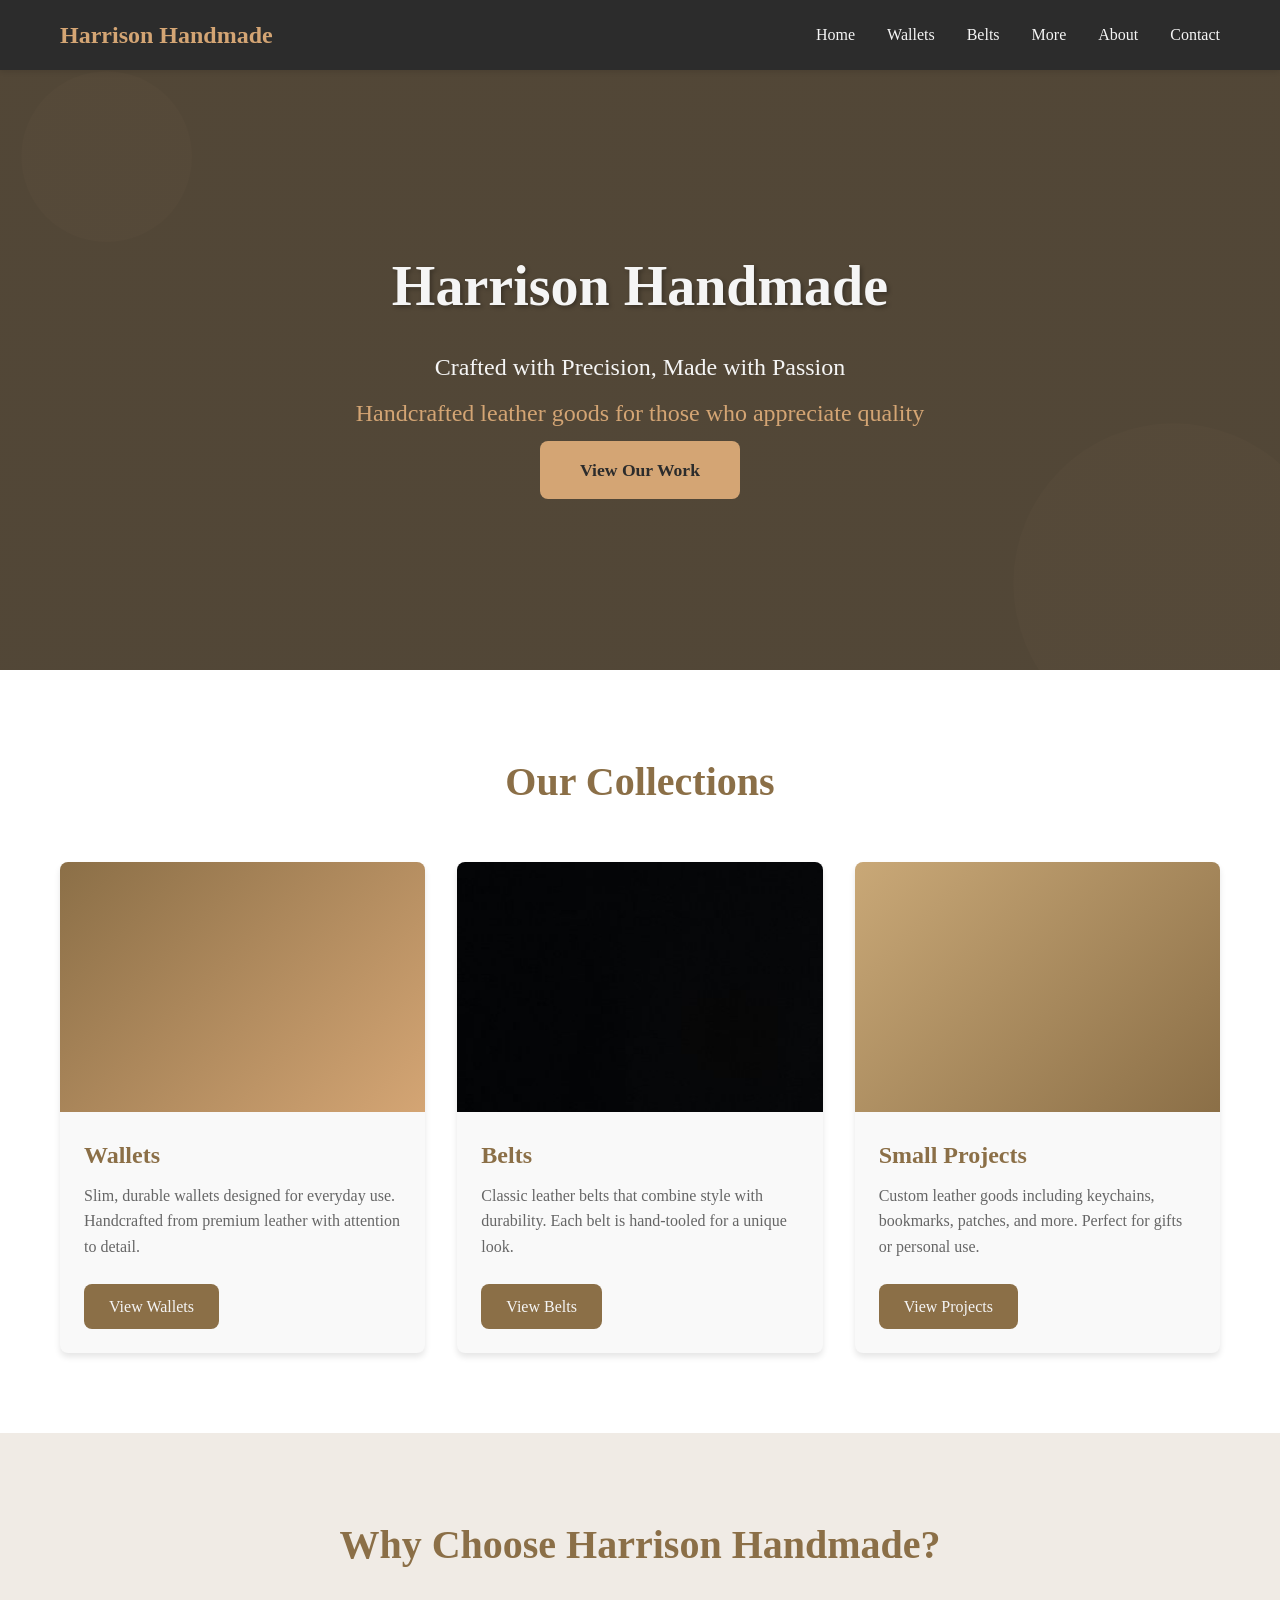
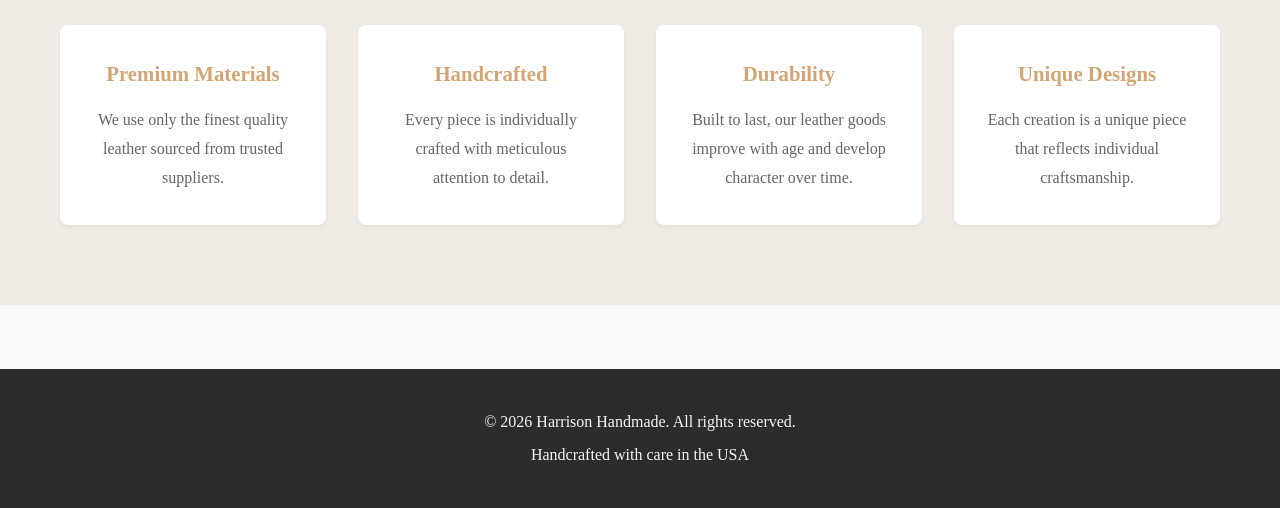
<file: index.html>
<!DOCTYPE html>
<html lang="en">
<head>
    <meta charset="UTF-8">
    <meta name="viewport" content="width=device-width, initial-scale=1.0">
    <title>Harrison Handmade - Leather Craftsmanship</title>
    <link rel="stylesheet" href="css/styles.css">
</head>
<body>
    <!-- Navigation -->
    <nav class="navbar">
        <div class="container">
            <div class="logo">Harrison Handmade</div>
            <ul class="nav-links">
                <li><a href="#home">Home</a></li>
                <li><a href="pages/wallets.html">Wallets</a></li>
                <li><a href="pages/belts.html">Belts</a></li>
                <li><a href="pages/projects.html">More</a></li>
                <li><a href="pages/about.html">About</a></li>
                <li><a href="pages/contact.html">Contact</a></li>
            </ul>
        </div>
    </nav>

    <!-- Hero Section -->
    <section id="home" class="hero">
        <div class="hero-content">
            <h1>Harrison Handmade</h1>
            <p>Crafted with Precision, Made with Passion</p>
            <p class="tagline">Handcrafted leather goods for those who appreciate quality</p>
            <a href="pages/wallets.html" class="cta-button">View Our Work</a>
        </div>
    </section>

    <!-- Featured Collections -->
    <section class="featured">
        <div class="container">
            <h2>Our Collections</h2>
            <div class="collections-grid">
                <div class="collection-card">
                    <div class="collection-image wallets-image"></div>
                    <h3>Wallets</h3>
                    <p>Slim, durable wallets designed for everyday use. Handcrafted from premium leather with attention to detail.</p>
                    <a href="pages/wallets.html" class="button">View Wallets</a>
                </div>
                <div class="collection-card">
                    <div class="product-image" style="background-image: url('images/belt.jpg');"></div>
                    <h3>Belts</h3>
                    <p>Classic leather belts that combine style with durability. Each belt is hand-tooled for a unique look.</p>
                    <a href="pages/belts.html" class="button">View Belts</a>
                </div>
                <div class="collection-card">
                    <div class="collection-image projects-image"></div>
                    <h3>Small Projects</h3>
                    <p>Custom leather goods including keychains, bookmarks, patches, and more. Perfect for gifts or personal use.</p>
                    <a href="pages/projects.html" class="button">View Projects</a>
                </div>
            </div>
        </div>
    </section>

    <!-- Why Choose Us -->
    <section class="why-us">
        <div class="container">
            <h2>Why Choose Harrison Handmade?</h2>
            <div class="benefits-grid">
                <div class="benefit">
                    <h3>Premium Materials</h3>
                    <p>We use only the finest quality leather sourced from trusted suppliers.</p>
                </div>
                <div class="benefit">
                    <h3>Handcrafted</h3>
                    <p>Every piece is individually crafted with meticulous attention to detail.</p>
                </div>
                <div class="benefit">
                    <h3>Durability</h3>
                    <p>Built to last, our leather goods improve with age and develop character over time.</p>
                </div>
                <div class="benefit">
                    <h3>Unique Designs</h3>
                    <p>Each creation is a unique piece that reflects individual craftsmanship.</p>
                </div>
            </div>
        </div>
    </section>

    <!-- Footer -->
    <footer class="footer">
        <div class="container">
            <p>&copy; 2026 Harrison Handmade. All rights reserved.</p>
            <p>Handcrafted with care in the USA</p>
        </div>
    </footer>

    <script src="js/script.js"></script>
</body>
</html>
</file>
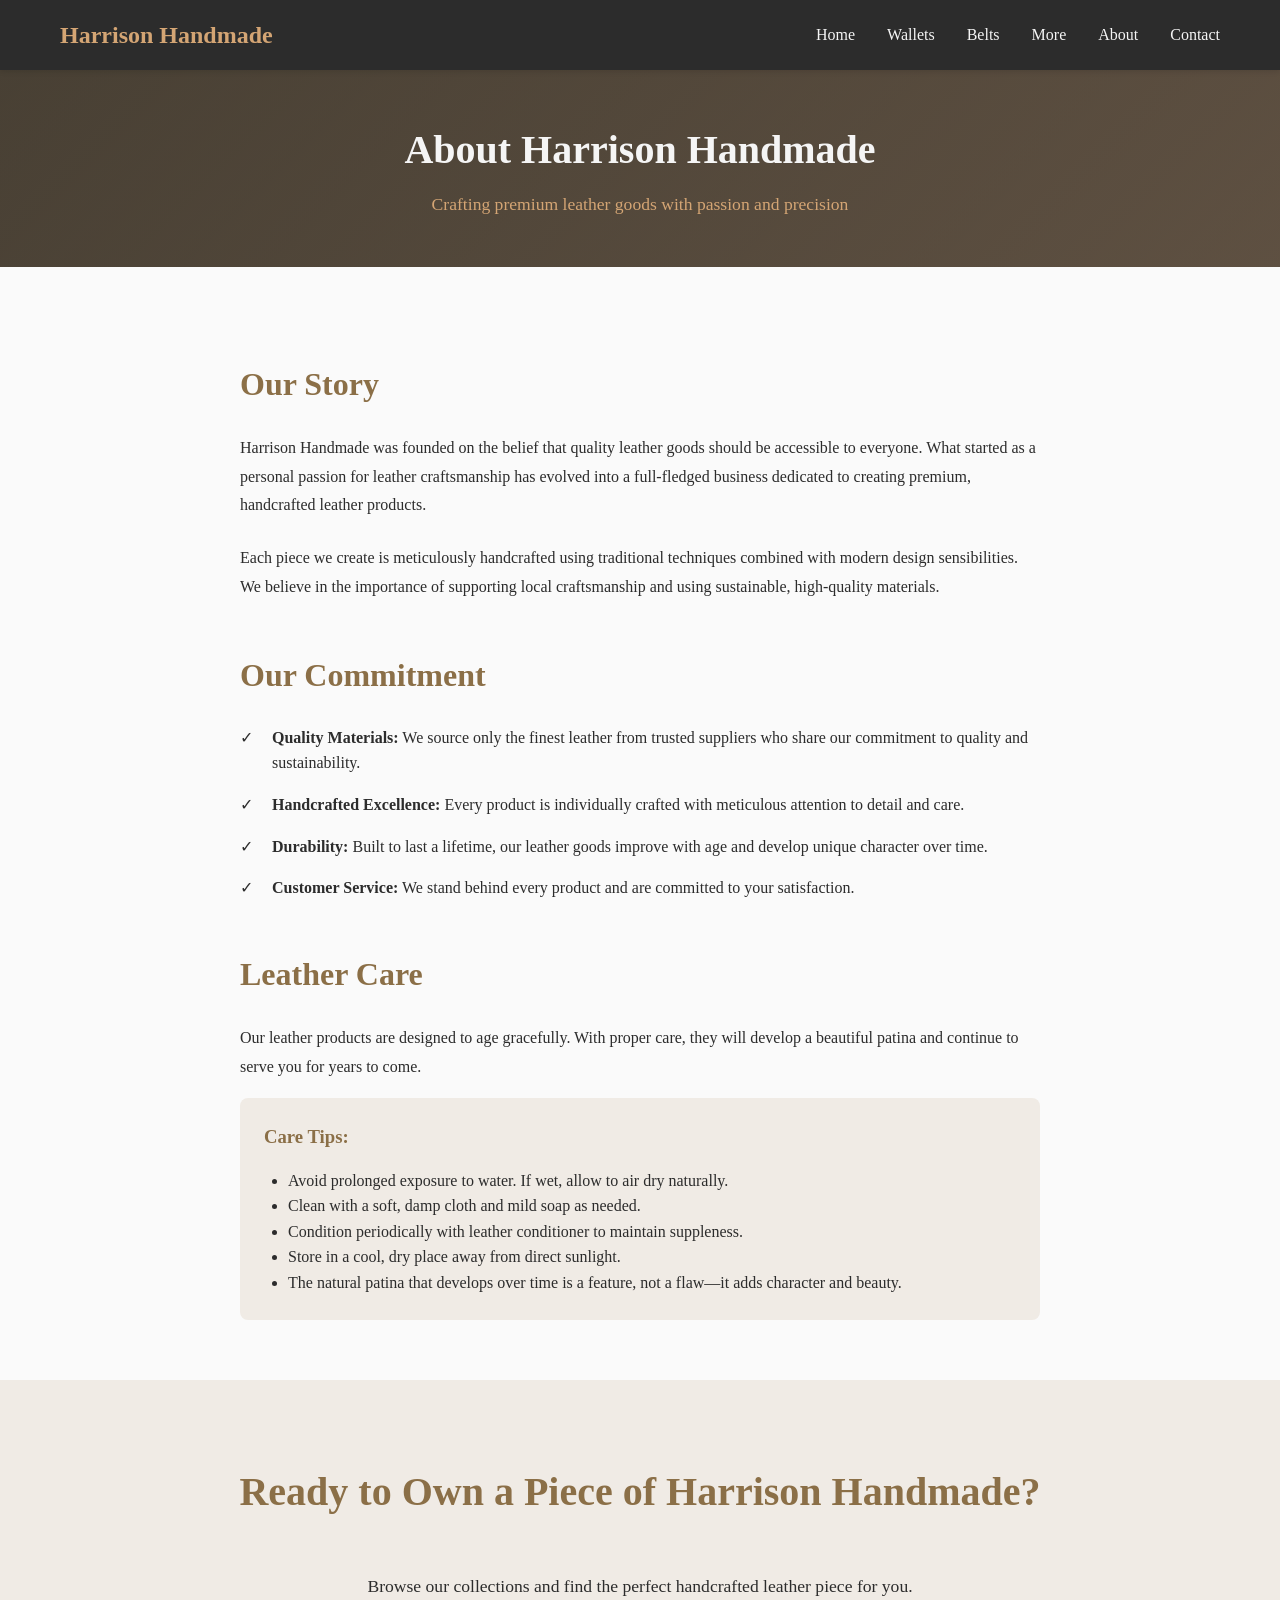
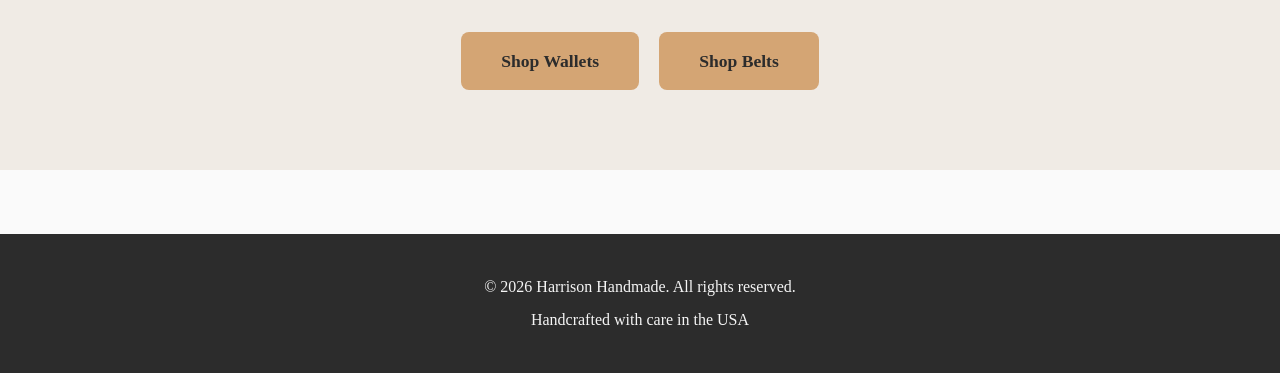
<file: pages/about.html>
<!DOCTYPE html>
<html lang="en">
<head>
    <meta charset="UTF-8">
    <meta name="viewport" content="width=device-width, initial-scale=1.0">
    <title>About - Harrison Handmade</title>
    <link rel="stylesheet" href="../css/styles.css">
</head>
<body>
    <!-- Navigation -->
    <nav class="navbar">
        <div class="container">
            <div class="logo"><a href="../index.html" style="color: inherit;">Harrison Handmade</a></div>
            <ul class="nav-links">
                <li><a href="../index.html">Home</a></li>
                <li><a href="wallets.html">Wallets</a></li>
                <li><a href="belts.html">Belts</a></li>
                <li><a href="projects.html">More</a></li>
                <li><a href="about.html">About</a></li>
                <li><a href="contact.html">Contact</a></li>
            </ul>
        </div>
    </nav>

    <!-- Page Title -->
    <div class="page-title">
        <div class="container">
            <h1>About Harrison Handmade</h1>
            <p>Crafting premium leather goods with passion and precision</p>
        </div>
    </div>

    <!-- About Content -->
    <section class="container" style="padding: 60px 20px;">
        <div style="max-width: 800px; margin: 0 auto;">
            <h2 style="color: var(--primary-color); font-size: 2rem; margin-bottom: 1.5rem;">Our Story</h2>
            <p style="margin-bottom: 1.5rem; line-height: 1.8;">
                Harrison Handmade was founded on the belief that quality leather goods should be accessible to everyone. What started as a personal passion for leather craftsmanship has evolved into a full-fledged business dedicated to creating premium, handcrafted leather products.
            </p>
            <p style="margin-bottom: 1.5rem; line-height: 1.8;">
                Each piece we create is meticulously handcrafted using traditional techniques combined with modern design sensibilities. We believe in the importance of supporting local craftsmanship and using sustainable, high-quality materials.
            </p>

            <h2 style="color: var(--primary-color); font-size: 2rem; margin: 3rem 0 1.5rem;">Our Commitment</h2>
            <ul style="list-style: none; margin-bottom: 2rem;">
                <li style="margin-bottom: 1rem; padding-left: 2rem; position: relative;">
                    <span style="position: absolute; left: 0;">✓</span>
                    <strong>Quality Materials:</strong> We source only the finest leather from trusted suppliers who share our commitment to quality and sustainability.
                </li>
                <li style="margin-bottom: 1rem; padding-left: 2rem; position: relative;">
                    <span style="position: absolute; left: 0;">✓</span>
                    <strong>Handcrafted Excellence:</strong> Every product is individually crafted with meticulous attention to detail and care.
                </li>
                <li style="margin-bottom: 1rem; padding-left: 2rem; position: relative;">
                    <span style="position: absolute; left: 0;">✓</span>
                    <strong>Durability:</strong> Built to last a lifetime, our leather goods improve with age and develop unique character over time.
                </li>
                <li style="margin-bottom: 1rem; padding-left: 2rem; position: relative;">
                    <span style="position: absolute; left: 0;">✓</span>
                    <strong>Customer Service:</strong> We stand behind every product and are committed to your satisfaction.
                </li>
            </ul>

            <h2 style="color: var(--primary-color); font-size: 2rem; margin: 3rem 0 1.5rem;">Leather Care</h2>
            <p style="margin-bottom: 1rem; line-height: 1.8;">
                Our leather products are designed to age gracefully. With proper care, they will develop a beautiful patina and continue to serve you for years to come.
            </p>
            <div style="background-color: #f0ebe5; padding: 1.5rem; border-radius: 8px;">
                <h3 style="color: var(--primary-color); margin-bottom: 1rem;">Care Tips:</h3>
                <ul style="margin-left: 1.5rem;">
                    <li>Avoid prolonged exposure to water. If wet, allow to air dry naturally.</li>
                    <li>Clean with a soft, damp cloth and mild soap as needed.</li>
                    <li>Condition periodically with leather conditioner to maintain suppleness.</li>
                    <li>Store in a cool, dry place away from direct sunlight.</li>
                    <li>The natural patina that develops over time is a feature, not a flaw—it adds character and beauty.</li>
                </ul>
            </div>
        </div>
    </section>

    <!-- CTA Section -->
    <section class="why-us">
        <div class="container">
            <h2>Ready to Own a Piece of Harrison Handmade?</h2>
            <p style="text-align: center; font-size: 1.1rem; margin-bottom: 2rem;">Browse our collections and find the perfect handcrafted leather piece for you.</p>
            <p style="text-align: center;">
                <a href="wallets.html" class="cta-button" style="margin-right: 1rem;">Shop Wallets</a>
                <a href="belts.html" class="cta-button">Shop Belts</a>
            </p>
        </div>
    </section>

    <!-- Footer -->
    <footer class="footer">
        <div class="container">
            <p>&copy; 2026 Harrison Handmade. All rights reserved.</p>
            <p>Handcrafted with care in the USA</p>
        </div>
    </footer>

    <script src="../js/script.js"></script>
</body>
</html>
</file>
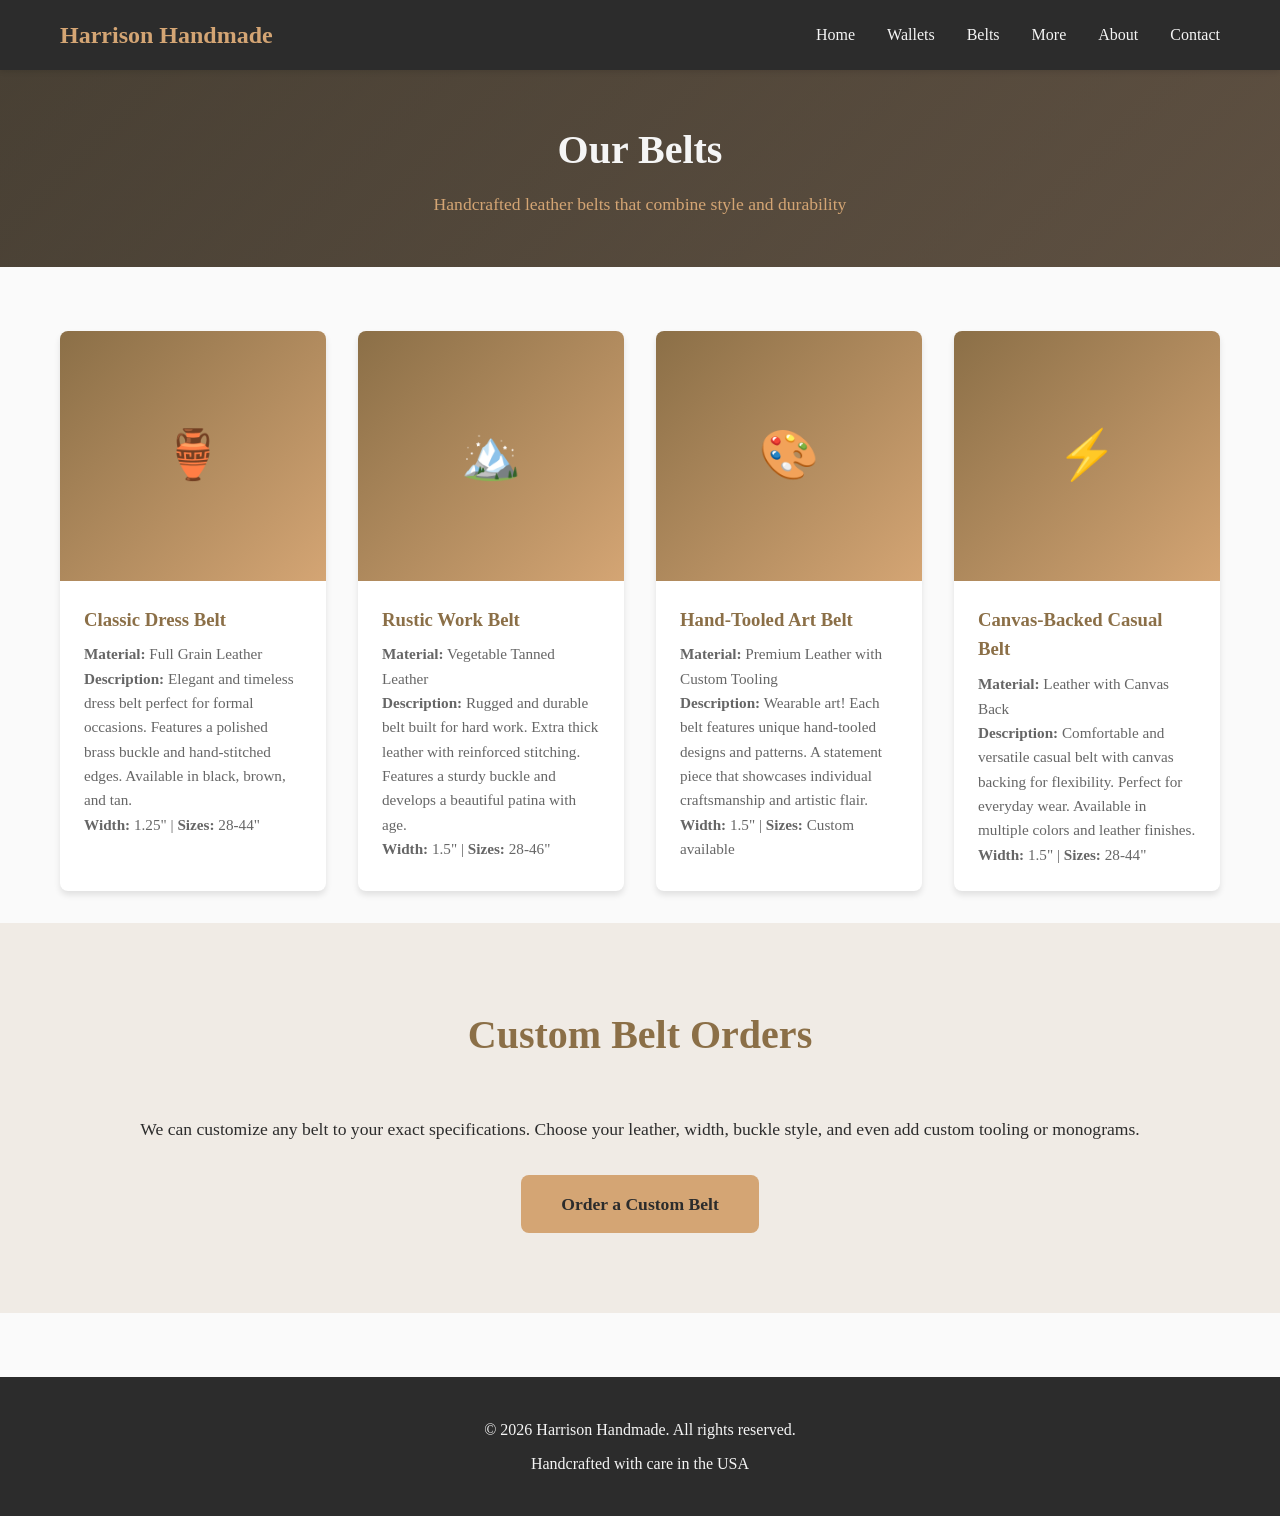
<file: pages/belts.html>
<!DOCTYPE html>
<html lang="en">
<head>
    <meta charset="UTF-8">
    <meta name="viewport" content="width=device-width, initial-scale=1.0">
    <title>Belts - Harrison Handmade</title>
    <link rel="stylesheet" href="../css/styles.css">
</head>
<body>
    <!-- Navigation -->
    <nav class="navbar">
        <div class="container">
            <div class="logo"><a href="../index.html" style="color: inherit;">Harrison Handmade</a></div>
            <ul class="nav-links">
                <li><a href="../index.html">Home</a></li>
                <li><a href="wallets.html">Wallets</a></li>
                <li><a href="belts.html">Belts</a></li>
                <li><a href="projects.html">More</a></li>
                <li><a href="about.html">About</a></li>
                <li><a href="contact.html">Contact</a></li>
            </ul>
        </div>
    </nav>

    <!-- Page Title -->
    <div class="page-title">
        <div class="container">
            <h1>Our Belts</h1>
            <p>Handcrafted leather belts that combine style and durability</p>
        </div>
    </div>

    <!-- Belts Gallery -->
    <section class="container">
        <div class="gallery">
            <!-- Sample Belt Item 1 -->
            <div class="product-item">
                <div class="product-image">🏺</div>
                <div class="product-info">
                    <h3>Classic Dress Belt</h3>
                    <p><strong>Material:</strong> Full Grain Leather</p>
                    <p><strong>Description:</strong> Elegant and timeless dress belt perfect for formal occasions. Features a polished brass buckle and hand-stitched edges. Available in black, brown, and tan.</p>
                    <p><strong>Width:</strong> 1.25" | <strong>Sizes:</strong> 28-44"</p>
                </div>
            </div>

            <!-- Sample Belt Item 2 -->
            <div class="product-item">
                <div class="product-image">🏔️</div>
                <div class="product-info">
                    <h3>Rustic Work Belt</h3>
                    <p><strong>Material:</strong> Vegetable Tanned Leather</p>
                    <p><strong>Description:</strong> Rugged and durable belt built for hard work. Extra thick leather with reinforced stitching. Features a sturdy buckle and develops a beautiful patina with age.</p>
                    <p><strong>Width:</strong> 1.5" | <strong>Sizes:</strong> 28-46"</p>
                </div>
            </div>

            <!-- Sample Belt Item 3 -->
            <div class="product-item">
                <div class="product-image">🎨</div>
                <div class="product-info">
                    <h3>Hand-Tooled Art Belt</h3>
                    <p><strong>Material:</strong> Premium Leather with Custom Tooling</p>
                    <p><strong>Description:</strong> Wearable art! Each belt features unique hand-tooled designs and patterns. A statement piece that showcases individual craftsmanship and artistic flair.</p>
                    <p><strong>Width:</strong> 1.5" | <strong>Sizes:</strong> Custom available</p>
                </div>
            </div>

            <!-- Sample Belt Item 4 -->
            <div class="product-item">
                <div class="product-image">⚡</div>
                <div class="product-info">
                    <h3>Canvas-Backed Casual Belt</h3>
                    <p><strong>Material:</strong> Leather with Canvas Back</p>
                    <p><strong>Description:</strong> Comfortable and versatile casual belt with canvas backing for flexibility. Perfect for everyday wear. Available in multiple colors and leather finishes.</p>
                    <p><strong>Width:</strong> 1.5" | <strong>Sizes:</strong> 28-44"</p>
                </div>
            </div>
        </div>
    </section>

    <!-- Contact Section -->
    <section class="why-us">
        <div class="container">
            <h2>Custom Belt Orders</h2>
            <p style="text-align: center; font-size: 1.1rem; margin-bottom: 2rem;">We can customize any belt to your exact specifications. Choose your leather, width, buckle style, and even add custom tooling or monograms.</p>
            <p style="text-align: center;"><a href="contact.html" class="cta-button">Order a Custom Belt</a></p>
        </div>
    </section>

    <!-- Footer -->
    <footer class="footer">
        <div class="container">
            <p>&copy; 2026 Harrison Handmade. All rights reserved.</p>
            <p>Handcrafted with care in the USA</p>
        </div>
    </footer>

    <script src="../js/script.js"></script>
</body>
</html>
</file>
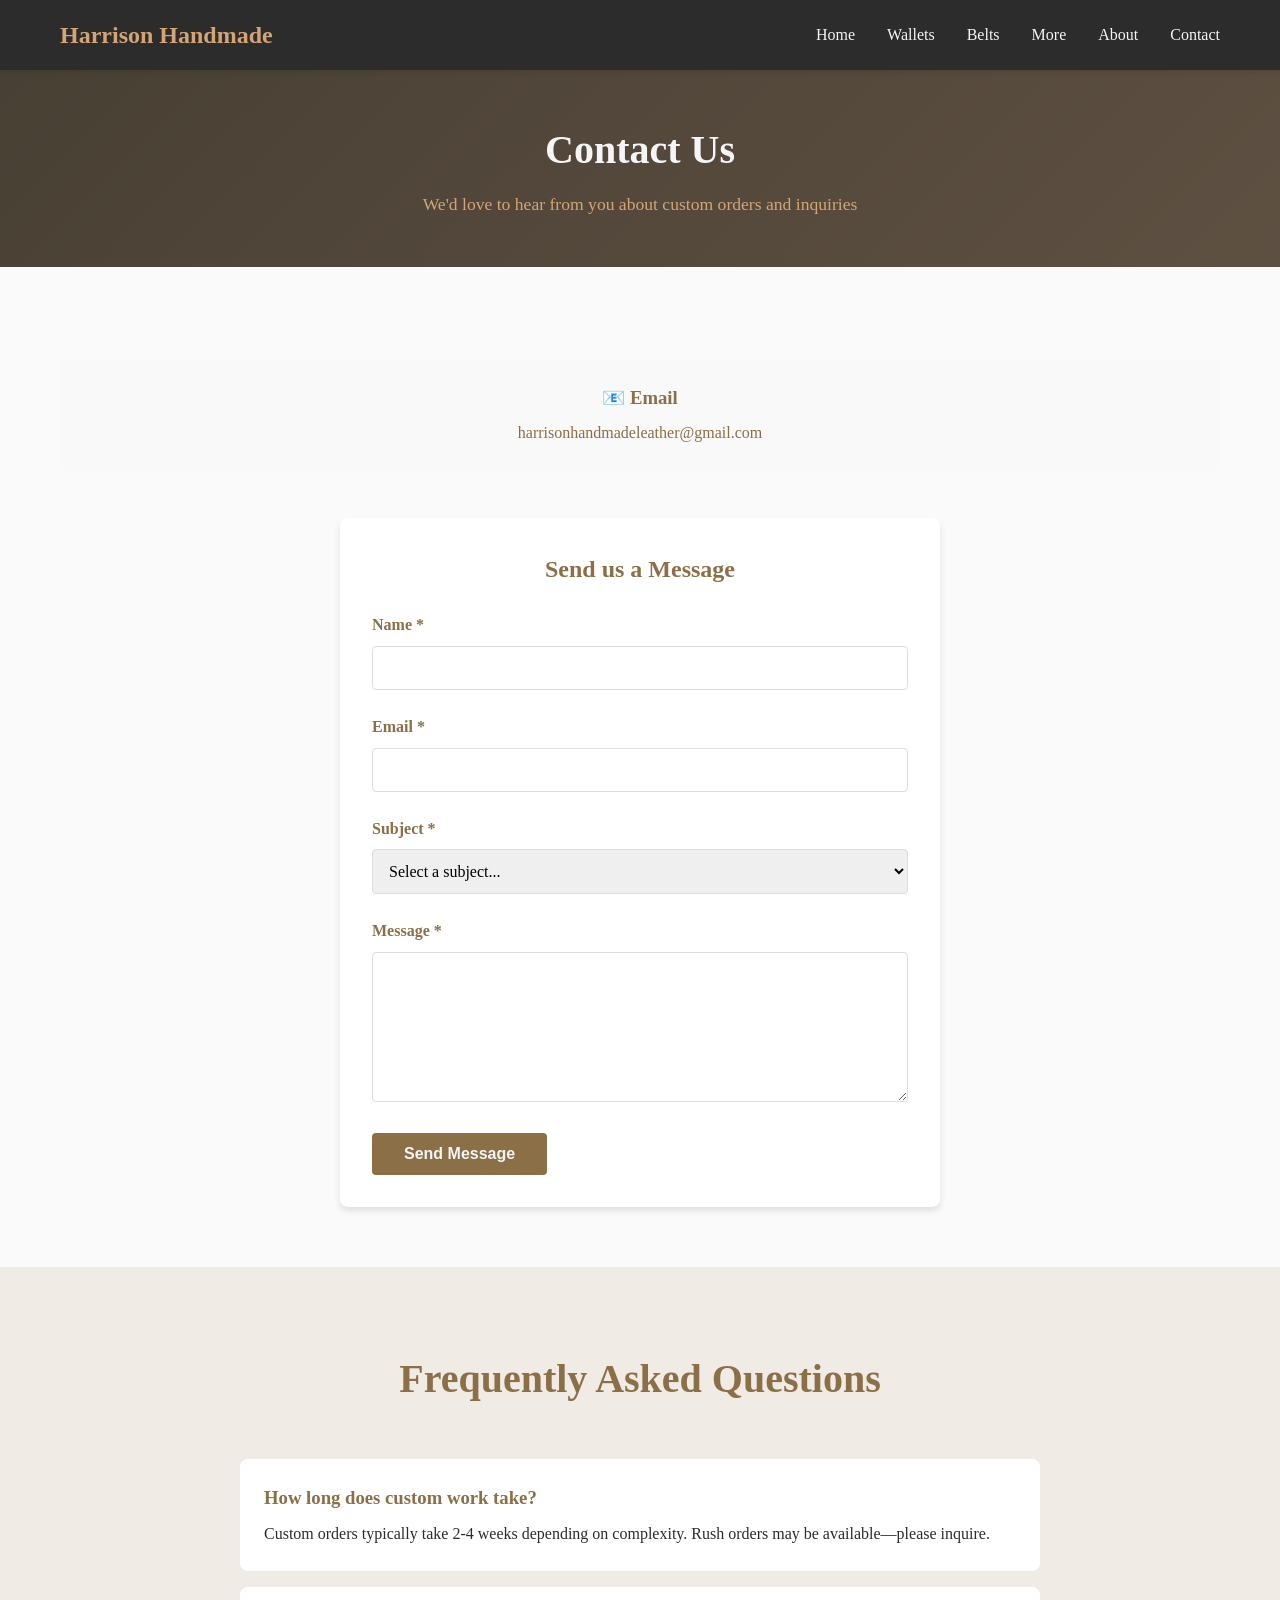
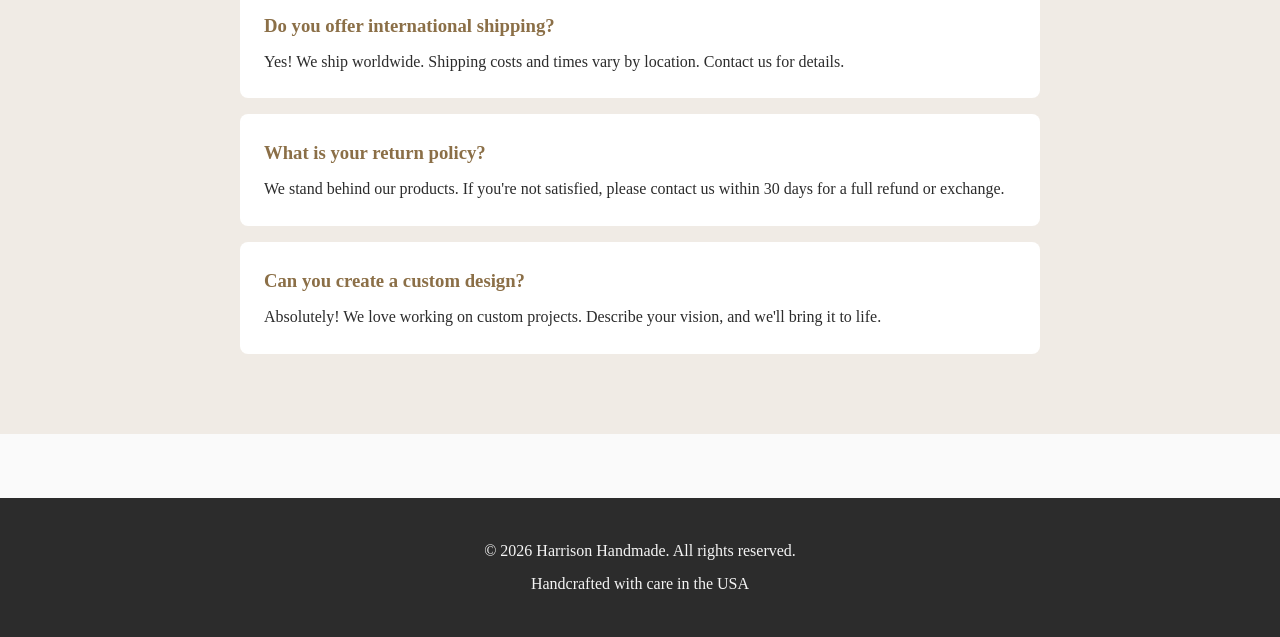
<file: pages/contact.html>
<!DOCTYPE html>
<html lang="en">
<head>
    <meta charset="UTF-8">
    <meta name="viewport" content="width=device-width, initial-scale=1.0">
    <title>Contact - Harrison Handmade</title>
    <link rel="stylesheet" href="../css/styles.css">
    <style>
        .contact-form {
            max-width: 600px;
            margin: 0 auto;
            background-color: #fff;
            padding: 2rem;
            border-radius: 8px;
            box-shadow: 0 4px 6px rgba(0, 0, 0, 0.1);
        }

        .form-group {
            margin-bottom: 1.5rem;
        }

        label {
            display: block;
            margin-bottom: 0.5rem;
            color: var(--primary-color);
            font-weight: bold;
        }

        input,
        textarea,
        select {
            width: 100%;
            padding: 0.75rem;
            border: 1px solid #ddd;
            border-radius: 4px;
            font-family: 'Georgia', serif;
            font-size: 1rem;
        }

        textarea {
            resize: vertical;
            min-height: 150px;
        }

        input:focus,
        textarea:focus,
        select:focus {
            outline: none;
            border-color: var(--primary-color);
            box-shadow: 0 0 5px rgba(139, 111, 71, 0.3);
        }

        .submit-btn {
            background-color: var(--primary-color);
            color: var(--text-light);
            padding: 0.75rem 2rem;
            border: none;
            border-radius: 4px;
            cursor: pointer;
            font-size: 1rem;
            font-weight: bold;
            transition: background-color 0.3s ease;
        }

        .submit-btn:hover {
            background-color: var(--secondary-color);
            color: var(--text-dark);
        }

        .contact-info {
            display: grid;
            grid-template-columns: repeat(auto-fit, minmax(250px, 1fr));
            gap: 2rem;
            margin-bottom: 3rem;
        }

        .info-item {
            text-align: center;
            padding: 1.5rem;
            background-color: #f9f9f9;
            border-radius: 8px;
        }

        .info-item h3 {
            color: var(--primary-color);
            margin-bottom: 0.5rem;
        }
    </style>
</head>
<body>
    <!-- Navigation -->
    <nav class="navbar">
        <div class="container">
            <div class="logo"><a href="../index.html" style="color: inherit;">Harrison Handmade</a></div>
            <ul class="nav-links">
                <li><a href="../index.html">Home</a></li>
                <li><a href="wallets.html">Wallets</a></li>
                <li><a href="belts.html">Belts</a></li>
                <li><a href="projects.html">More</a></li>
                <li><a href="about.html">About</a></li>
                <li><a href="contact.html">Contact</a></li>
            </ul>
        </div>
    </nav>

    <!-- Page Title -->
    <div class="page-title">
        <div class="container">
            <h1>Contact Us</h1>
            <p>We'd love to hear from you about custom orders and inquiries</p>
        </div>
    </div>

    <!-- Contact Section -->
    <section class="container" style="padding: 60px 20px;">
        <!-- Contact Info -->
        <div class="contact-info">
            <div class="info-item">
                <h3>📧 Email</h3>
                <p><a href="mailto:harrisonhandmadeleather@gmail.com">harrisonhandmadeleather@gmail.com</a></p>
            </div>
        </div>

        <!-- Contact Form -->
        <form class="contact-form" id="contactForm">
            <h2 style="color: var(--primary-color); margin-bottom: 1.5rem; text-align: center;">Send us a Message</h2>
            
            <div class="form-group">
                <label for="name">Name *</label>
                <input type="text" id="name" name="name" required>
            </div>

            <div class="form-group">
                <label for="email">Email *</label>
                <input type="email" id="email" name="email" required>
            </div>

            <div class="form-group">
                <label for="subject">Subject *</label>
                <select id="subject" name="subject" required>
                    <option value="">Select a subject...</option>
                    <option value="custom-order">Custom Order Inquiry</option>
                    <option value="product-question">Product Question</option>
                    <option value="other">Other</option>
                </select>
            </div>

            <div class="form-group">
                <label for="message">Message *</label>
                <textarea id="message" name="message" required></textarea>
            </div>

            <button type="submit" class="submit-btn">Send Message</button>
        </form>
    </section>

    <!-- FAQ Section -->
    <section class="why-us">
        <div class="container">
            <h2>Frequently Asked Questions</h2>
            <div style="max-width: 800px; margin: 0 auto;">
                <div style="background-color: #fff; padding: 1.5rem; margin-bottom: 1rem; border-radius: 8px;">
                    <h3 style="color: var(--primary-color); margin-bottom: 0.5rem;">How long does custom work take?</h3>
                    <p>Custom orders typically take 2-4 weeks depending on complexity. Rush orders may be available—please inquire.</p>
                </div>
                <div style="background-color: #fff; padding: 1.5rem; margin-bottom: 1rem; border-radius: 8px;">
                    <h3 style="color: var(--primary-color); margin-bottom: 0.5rem;">Do you offer international shipping?</h3>
                    <p>Yes! We ship worldwide. Shipping costs and times vary by location. Contact us for details.</p>
                </div>
                <div style="background-color: #fff; padding: 1.5rem; margin-bottom: 1rem; border-radius: 8px;">
                    <h3 style="color: var(--primary-color); margin-bottom: 0.5rem;">What is your return policy?</h3>
                    <p>We stand behind our products. If you're not satisfied, please contact us within 30 days for a full refund or exchange.</p>
                </div>
                <div style="background-color: #fff; padding: 1.5rem; border-radius: 8px;">
                    <h3 style="color: var(--primary-color); margin-bottom: 0.5rem;">Can you create a custom design?</h3>
                    <p>Absolutely! We love working on custom projects. Describe your vision, and we'll bring it to life.</p>
                </div>
            </div>
        </div>
    </section>

    <!-- Footer -->
    <footer class="footer">
        <div class="container">
            <p>&copy; 2026 Harrison Handmade. All rights reserved.</p>
            <p>Handcrafted with care in the USA</p>
        </div>
    </footer>

    <script src="../js/script.js"></script>
    <script>
        document.getElementById('contactForm').addEventListener('submit', function(e) {
            e.preventDefault();
            alert('Thank you for your message! We will get back to you shortly.');
            this.reset();
        });
    </script>
</body>
</html>
</file>
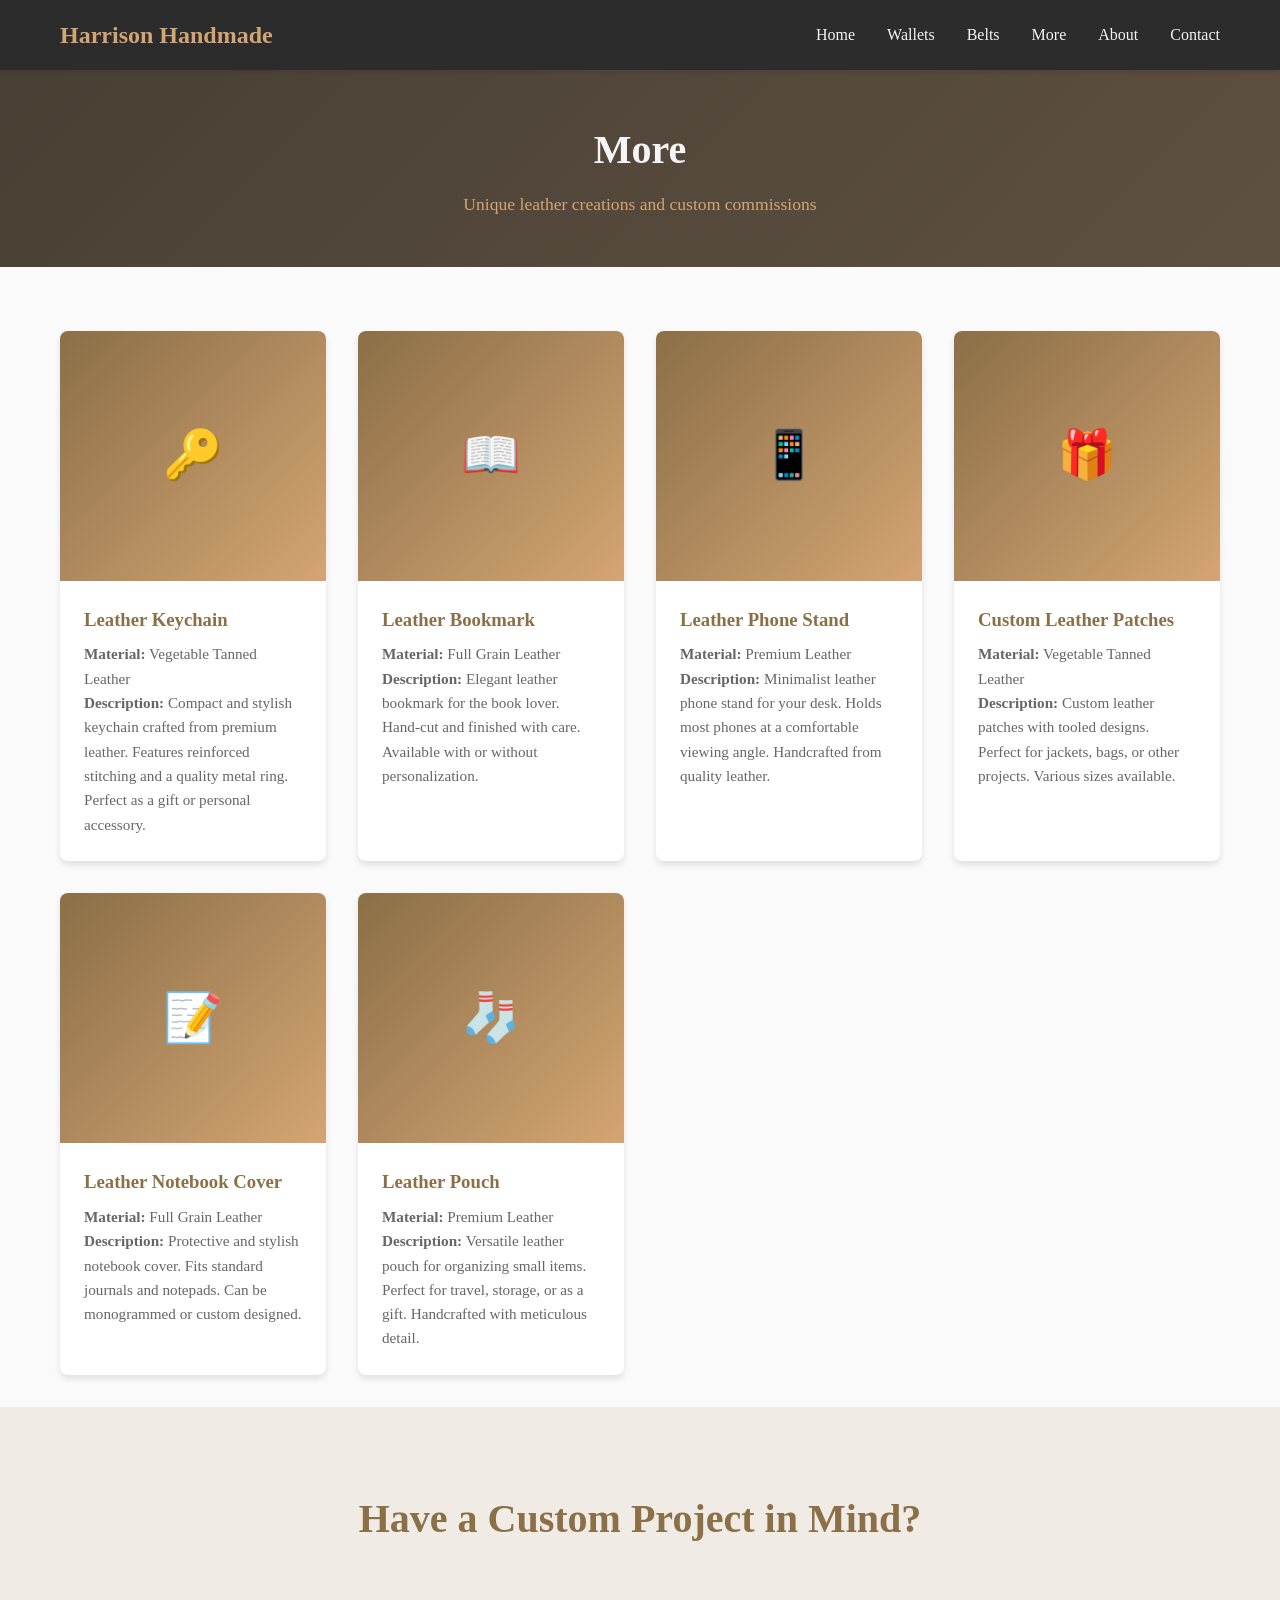
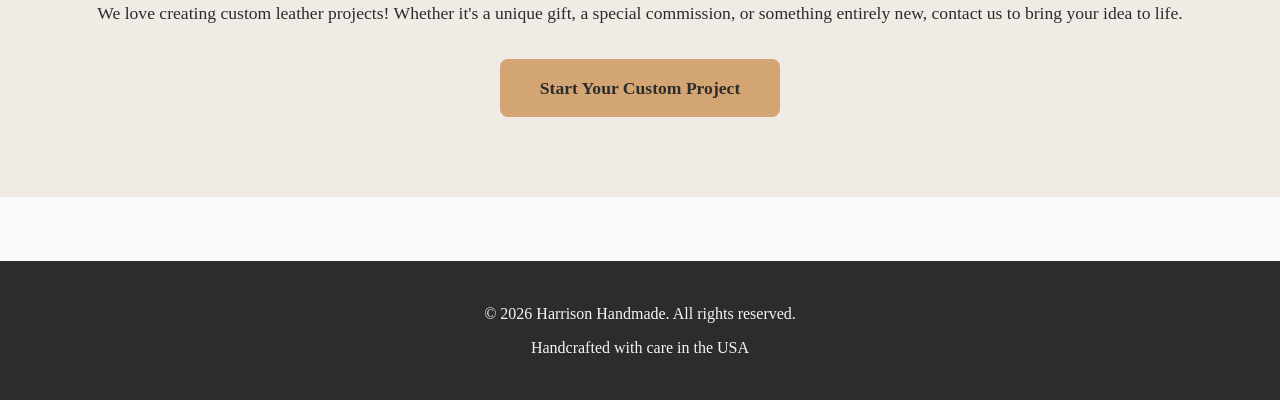
<file: pages/projects.html>
<!DOCTYPE html>
<html lang="en">
<head>
    <meta charset="UTF-8">
    <meta name="viewport" content="width=device-width, initial-scale=1.0">
    <title>More - Harrison Handmade</title>
    <link rel="stylesheet" href="../css/styles.css">
</head>
<body>
    <!-- Navigation -->
    <nav class="navbar">
        <div class="container">
            <div class="logo"><a href="../index.html" style="color: inherit;">Harrison Handmade</a></div>
            <ul class="nav-links">
                <li><a href="../index.html">Home</a></li>
                <li><a href="wallets.html">Wallets</a></li>
                <li><a href="belts.html">Belts</a></li>
                <li><a href="projects.html">More</a></li>
                <li><a href="about.html">About</a></li>
                <li><a href="contact.html">Contact</a></li>
            </ul>
        </div>
    </nav>

    <!-- Page Title -->
    <div class="page-title">
        <div class="container">
            <h1>More</h1>
            <p>Unique leather creations and custom commissions</p>
        </div>
    </div>

    <!-- Projects Gallery -->
    <section class="container">
        <div class="gallery">
            <!-- Sample Project Item 1 -->
            <div class="product-item">
                <div class="product-image">🔑</div>
                <div class="product-info">
                    <h3>Leather Keychain</h3>
                    <p><strong>Material:</strong> Vegetable Tanned Leather</p>
                    <p><strong>Description:</strong> Compact and stylish keychain crafted from premium leather. Features reinforced stitching and a quality metal ring. Perfect as a gift or personal accessory.</p>
                </div>
            </div>

            <!-- Sample Project Item 2 -->
            <div class="product-item">
                <div class="product-image">📖</div>
                <div class="product-info">
                    <h3>Leather Bookmark</h3>
                    <p><strong>Material:</strong> Full Grain Leather</p>
                    <p><strong>Description:</strong> Elegant leather bookmark for the book lover. Hand-cut and finished with care. Available with or without personalization.</p>
                </div>
            </div>

            <!-- Sample Project Item 3 -->
            <div class="product-item">
                <div class="product-image">📱</div>
                <div class="product-info">
                    <h3>Leather Phone Stand</h3>
                    <p><strong>Material:</strong> Premium Leather</p>
                    <p><strong>Description:</strong> Minimalist leather phone stand for your desk. Holds most phones at a comfortable viewing angle. Handcrafted from quality leather.</p>
                </div>
            </div>

            <!-- Sample Project Item 4 -->
            <div class="product-item">
                <div class="product-image">🎁</div>
                <div class="product-info">
                    <h3>Custom Leather Patches</h3>
                    <p><strong>Material:</strong> Vegetable Tanned Leather</p>
                    <p><strong>Description:</strong> Custom leather patches with tooled designs. Perfect for jackets, bags, or other projects. Various sizes available.</p>
                </div>
            </div>

            <!-- Sample Project Item 5 -->
            <div class="product-item">
                <div class="product-image">📝</div>
                <div class="product-info">
                    <h3>Leather Notebook Cover</h3>
                    <p><strong>Material:</strong> Full Grain Leather</p>
                    <p><strong>Description:</strong> Protective and stylish notebook cover. Fits standard journals and notepads. Can be monogrammed or custom designed.</p>
                </div>
            </div>

            <!-- Sample Project Item 6 -->
            <div class="product-item">
                <div class="product-image">🧦</div>
                <div class="product-info">
                    <h3>Leather Pouch</h3>
                    <p><strong>Material:</strong> Premium Leather</p>
                    <p><strong>Description:</strong> Versatile leather pouch for organizing small items. Perfect for travel, storage, or as a gift. Handcrafted with meticulous detail.</p>
                </div>
            </div>
        </div>
    </section>

    <!-- Commission Section -->
    <section class="why-us">
        <div class="container">
            <h2>Have a Custom Project in Mind?</h2>
            <p style="text-align: center; font-size: 1.1rem; margin-bottom: 2rem;">We love creating custom leather projects! Whether it's a unique gift, a special commission, or something entirely new, contact us to bring your idea to life.</p>
            <p style="text-align: center;"><a href="contact.html" class="cta-button">Start Your Custom Project</a></p>
        </div>
    </section>

    <!-- Footer -->
    <footer class="footer">
        <div class="container">
            <p>&copy; 2026 Harrison Handmade. All rights reserved.</p>
            <p>Handcrafted with care in the USA</p>
        </div>
    </footer>

    <script src="../js/script.js"></script>
</body>
</html>
</file>
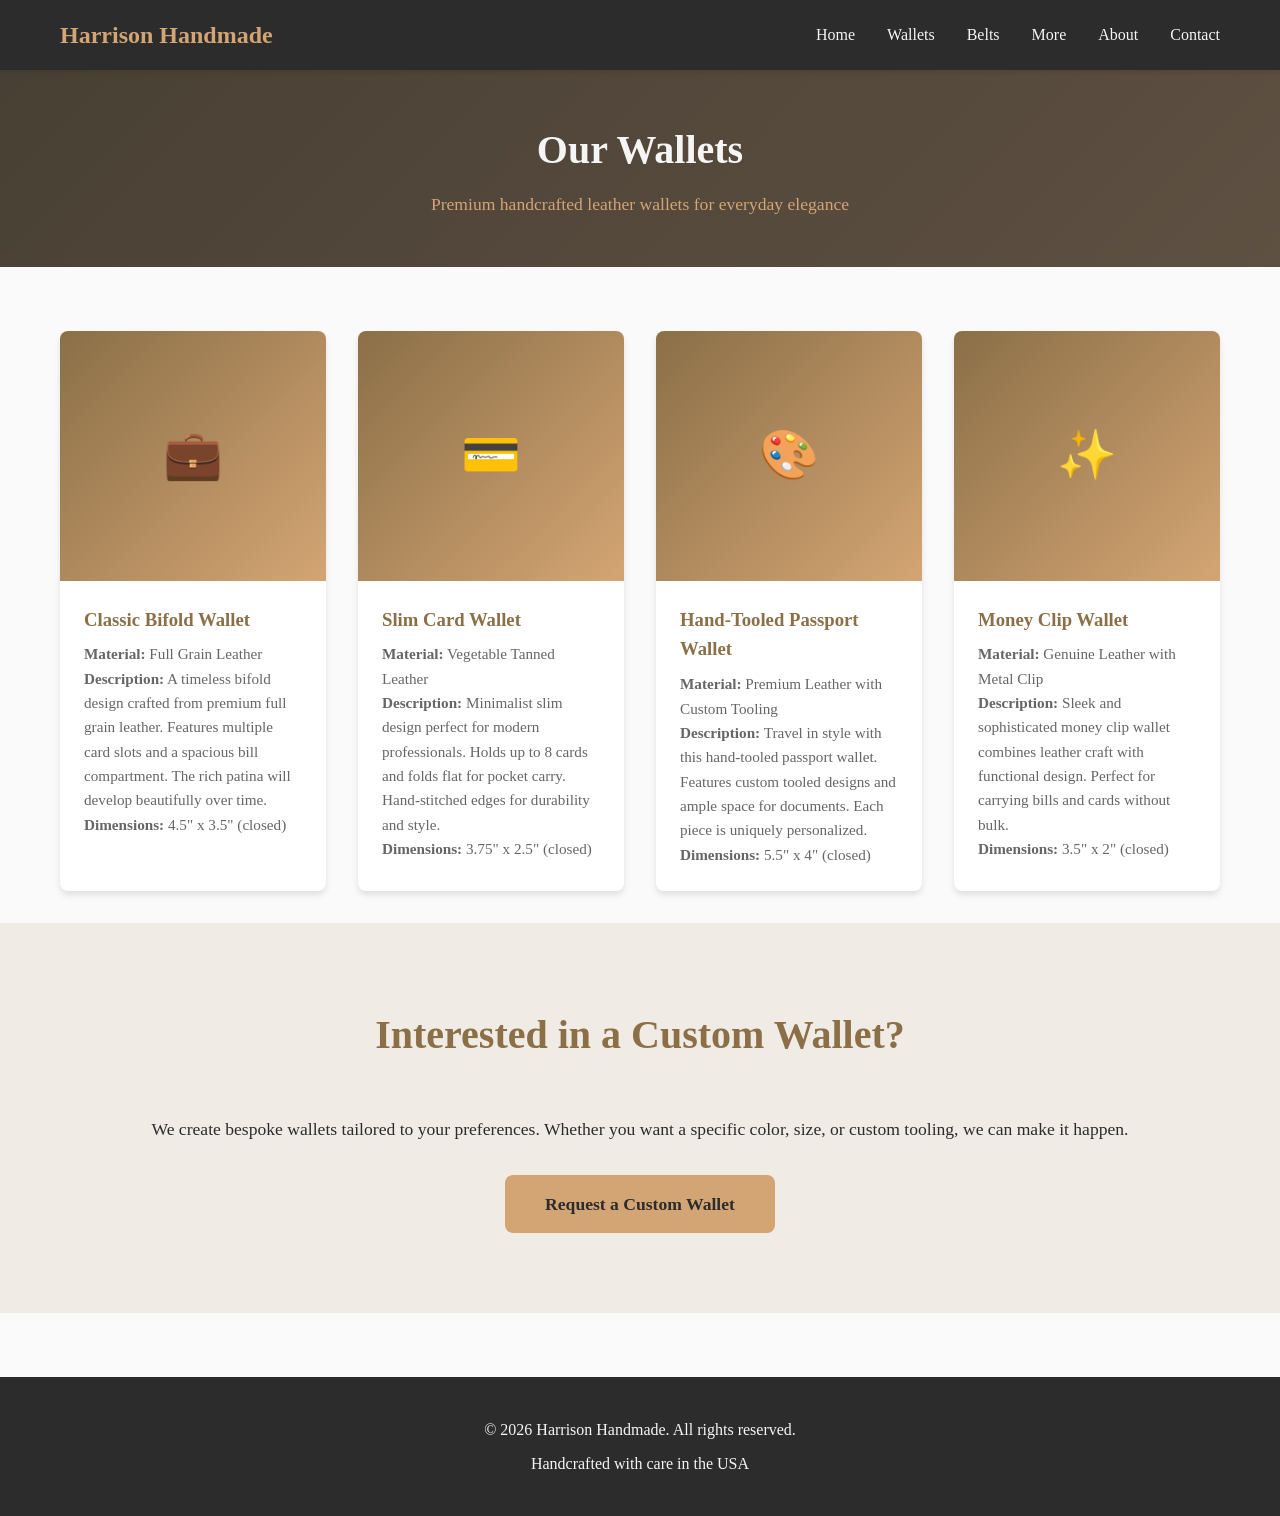
<file: pages/wallets.html>
<!DOCTYPE html>
<html lang="en">
<head>
    <meta charset="UTF-8">
    <meta name="viewport" content="width=device-width, initial-scale=1.0">
    <title>Wallets - Harrison Handmade</title>
    <link rel="stylesheet" href="../css/styles.css">
</head>
<body>
    <!-- Navigation -->
    <nav class="navbar">
        <div class="container">
            <div class="logo"><a href="../index.html" style="color: inherit;">Harrison Handmade</a></div>
            <ul class="nav-links">
                <li><a href="../index.html">Home</a></li>
                <li><a href="wallets.html">Wallets</a></li>
                <li><a href="belts.html">Belts</a></li>
                <li><a href="projects.html">More</a></li>
                <li><a href="about.html">About</a></li>
                <li><a href="contact.html">Contact</a></li>
            </ul>
        </div>
    </nav>

    <!-- Page Title -->
    <div class="page-title">
        <div class="container">
            <h1>Our Wallets</h1>
            <p>Premium handcrafted leather wallets for everyday elegance</p>
        </div>
    </div>

    <!-- Wallets Gallery -->
    <section class="container">
        <div class="gallery">
            <!-- Sample Wallet Item 1 -->
            <div class="product-item">
                <div class="product-image">💼</div>
                <div class="product-info">
                    <h3>Classic Bifold Wallet</h3>
                    <p><strong>Material:</strong> Full Grain Leather</p>
                    <p><strong>Description:</strong> A timeless bifold design crafted from premium full grain leather. Features multiple card slots and a spacious bill compartment. The rich patina will develop beautifully over time.</p>
                    <p><strong>Dimensions:</strong> 4.5" x 3.5" (closed)</p>
                </div>
            </div>

            <!-- Sample Wallet Item 2 -->
            <div class="product-item">
                <div class="product-image">💳</div>
                <div class="product-info">
                    <h3>Slim Card Wallet</h3>
                    <p><strong>Material:</strong> Vegetable Tanned Leather</p>
                    <p><strong>Description:</strong> Minimalist slim design perfect for modern professionals. Holds up to 8 cards and folds flat for pocket carry. Hand-stitched edges for durability and style.</p>
                    <p><strong>Dimensions:</strong> 3.75" x 2.5" (closed)</p>
                </div>
            </div>

            <!-- Sample Wallet Item 3 -->
            <div class="product-item">
                <div class="product-image">🎨</div>
                <div class="product-info">
                    <h3>Hand-Tooled Passport Wallet</h3>
                    <p><strong>Material:</strong> Premium Leather with Custom Tooling</p>
                    <p><strong>Description:</strong> Travel in style with this hand-tooled passport wallet. Features custom tooled designs and ample space for documents. Each piece is uniquely personalized.</p>
                    <p><strong>Dimensions:</strong> 5.5" x 4" (closed)</p>
                </div>
            </div>

            <!-- Sample Wallet Item 4 -->
            <div class="product-item">
                <div class="product-image">✨</div>
                <div class="product-info">
                    <h3>Money Clip Wallet</h3>
                    <p><strong>Material:</strong> Genuine Leather with Metal Clip</p>
                    <p><strong>Description:</strong> Sleek and sophisticated money clip wallet combines leather craft with functional design. Perfect for carrying bills and cards without bulk.</p>
                    <p><strong>Dimensions:</strong> 3.5" x 2" (closed)</p>
                </div>
            </div>
        </div>
    </section>

    <!-- Contact Section -->
    <section class="why-us">
        <div class="container">
            <h2>Interested in a Custom Wallet?</h2>
            <p style="text-align: center; font-size: 1.1rem; margin-bottom: 2rem;">We create bespoke wallets tailored to your preferences. Whether you want a specific color, size, or custom tooling, we can make it happen.</p>
            <p style="text-align: center;"><a href="contact.html" class="cta-button">Request a Custom Wallet</a></p>
        </div>
    </section>

    <!-- Footer -->
    <footer class="footer">
        <div class="container">
            <p>&copy; 2026 Harrison Handmade. All rights reserved.</p>
            <p>Handcrafted with care in the USA</p>
        </div>
    </footer>

    <script src="../js/script.js"></script>
</body>
</html>
</file>
<file: css/styles.css>
/* Root Variables */
:root {
    --primary-color: #8b6f47;
    --secondary-color: #d4a574;
    --text-dark: #2c2c2c;
    --text-light: #f5f5f5;
    --accent: #c9a877;
    --border-radius: 8px;
}

/* Reset */
* {
    margin: 0;
    padding: 0;
    box-sizing: border-box;
}

/* Base Styles */
body {
    font-family: 'Georgia', serif;
    line-height: 1.6;
    color: var(--text-dark);
    background-color: #fafafa;
}

a {
    text-decoration: none;
    color: var(--primary-color);
    transition: color 0.3s ease;
}

a:hover {
    color: var(--secondary-color);
}

.container {
    max-width: 1200px;
    margin: 0 auto;
    padding: 0 20px;
}

/* Navigation */
.navbar {
    background-color: var(--text-dark);
    color: var(--text-light);
    padding: 1rem 0;
    position: sticky;
    top: 0;
    z-index: 1000;
    box-shadow: 0 2px 5px rgba(0, 0, 0, 0.1);
}

.navbar .container {
    display: flex;
    justify-content: space-between;
    align-items: center;
}

.logo {
    font-size: 1.5rem;
    font-weight: bold;
    color: var(--secondary-color);
}

.nav-links {
    display: flex;
    list-style: none;
    gap: 2rem;
}

.nav-links a {
    color: var(--text-light);
    transition: color 0.3s ease;
}

.nav-links a:hover {
    color: var(--secondary-color);
}

/* Hero Section */
.hero {
    background: linear-gradient(rgba(44, 44, 44, 0.6), rgba(44, 44, 44, 0.6)), url('data:image/svg+xml,<svg xmlns="http://www.w3.org/2000/svg" viewBox="0 0 1200 600"><rect fill="%238b6f47" width="1200" height="600"/><circle cx="100" cy="100" r="80" fill="%23d4a574" opacity="0.1"/><circle cx="1100" cy="500" r="150" fill="%23d4a574" opacity="0.1"/></svg>');
    background-size: cover;
    background-position: center;
    color: var(--text-light);
    padding: 150px 20px;
    text-align: center;
    min-height: 600px;
    display: flex;
    align-items: center;
    justify-content: center;
}

.hero-content h1 {
    font-size: 3.5rem;
    margin-bottom: 1rem;
    text-shadow: 2px 2px 4px rgba(0, 0, 0, 0.3);
}

.hero-content > p {
    font-size: 1.5rem;
    margin-bottom: 0.5rem;
}

.tagline {
    font-size: 1.1rem;
    margin-bottom: 2rem;
    color: var(--secondary-color);
}

.cta-button {
    display: inline-block;
    background-color: var(--secondary-color);
    color: var(--text-dark);
    padding: 15px 40px;
    border-radius: var(--border-radius);
    font-size: 1.1rem;
    font-weight: bold;
    transition: background-color 0.3s ease, transform 0.3s ease;
}

.cta-button:hover {
    background-color: var(--accent);
    transform: translateY(-3px);
}

/* Featured Collections */
.featured {
    padding: 80px 20px;
    background-color: #fff;
}

.featured h2 {
    text-align: center;
    font-size: 2.5rem;
    margin-bottom: 3rem;
    color: var(--primary-color);
}

.collections-grid {
    display: grid;
    grid-template-columns: repeat(auto-fit, minmax(300px, 1fr));
    gap: 2rem;
}

.collection-card {
    background-color: #f9f9f9;
    border-radius: var(--border-radius);
    overflow: hidden;
    box-shadow: 0 4px 6px rgba(0, 0, 0, 0.1);
    transition: transform 0.3s ease, box-shadow 0.3s ease;
}

.collection-card:hover {
    transform: translateY(-5px);
    box-shadow: 0 8px 12px rgba(0, 0, 0, 0.15);
}

.collection-image {
    width: 100%;
    height: 250px;
    background-size: cover;
    background-position: center;
}

.wallets-image {
    background: linear-gradient(135deg, var(--primary-color), var(--secondary-color));
}

.belts-image {
    background: linear-gradient(135deg, var(--secondary-color), var(--accent));
}

.projects-image {
    background: linear-gradient(135deg, var(--accent), var(--primary-color));
}

.collection-card h3 {
    font-size: 1.5rem;
    color: var(--primary-color);
    padding: 1.5rem 1.5rem 0.5rem;
}

.collection-card p {
    padding: 0 1.5rem;
    color: #666;
}

.collection-card .button {
    display: inline-block;
    margin: 1.5rem;
    background-color: var(--primary-color);
    color: var(--text-light);
    padding: 10px 25px;
    border-radius: var(--border-radius);
    transition: background-color 0.3s ease;
}

.collection-card .button:hover {
    background-color: var(--secondary-color);
    color: var(--text-dark);
}

/* Why Us Section */
.why-us {
    padding: 80px 20px;
    background-color: #f0ebe5;
}

.why-us h2 {
    text-align: center;
    font-size: 2.5rem;
    margin-bottom: 3rem;
    color: var(--primary-color);
}

.benefits-grid {
    display: grid;
    grid-template-columns: repeat(auto-fit, minmax(250px, 1fr));
    gap: 2rem;
}

.benefit {
    background-color: #fff;
    padding: 2rem;
    border-radius: var(--border-radius);
    text-align: center;
    box-shadow: 0 2px 4px rgba(0, 0, 0, 0.05);
}

.benefit h3 {
    color: var(--secondary-color);
    font-size: 1.3rem;
    margin-bottom: 1rem;
}

.benefit p {
    color: #666;
    line-height: 1.8;
}

/* Footer */
.footer {
    background-color: var(--text-dark);
    color: var(--text-light);
    text-align: center;
    padding: 2rem;
    margin-top: 4rem;
}

.footer p {
    margin: 0.5rem 0;
}

/* Responsive Design */
@media (max-width: 768px) {
    .hero-content h1 {
        font-size: 2.5rem;
    }

    .hero-content > p {
        font-size: 1.2rem;
    }

    .nav-links {
        gap: 1rem;
        font-size: 0.9rem;
    }

    .featured h2,
    .why-us h2 {
        font-size: 2rem;
    }
}

@media (max-width: 480px) {
    .nav-links {
        flex-direction: column;
        gap: 0.5rem;
    }

    .hero {
        padding: 100px 20px;
        min-height: 400px;
    }

    .hero-content h1 {
        font-size: 2rem;
    }

    .hero-content > p {
        font-size: 1rem;
    }
}

/* Gallery Section for Product Pages */
.gallery {
    display: grid;
    grid-template-columns: repeat(auto-fill, minmax(250px, 1fr));
    gap: 2rem;
    padding: 2rem 0;
}

.product-item {
    background-color: #fff;
    border-radius: var(--border-radius);
    overflow: hidden;
    box-shadow: 0 4px 6px rgba(0, 0, 0, 0.1);
    transition: transform 0.3s ease;
}

.product-item:hover {
    transform: scale(1.05);
}

.product-image {
    width: 100%;
    height: 250px;
    background: linear-gradient(135deg, var(--primary-color), var(--secondary-color));
    display: flex;
    align-items: center;
    justify-content: center;
    color: var(--text-light);
    font-size: 3rem;
}

.product-info {
    padding: 1.5rem;
}

.product-info h3 {
    color: var(--primary-color);
    margin-bottom: 0.5rem;
}

.product-info p {
    color: #666;
    font-size: 0.95rem;
}

/* Page Title */
.page-title {
    background: linear-gradient(rgba(44, 44, 44, 0.7), rgba(44, 44, 44, 0.7)), linear-gradient(135deg, var(--primary-color), var(--secondary-color));
    color: var(--text-light);
    padding: 3rem 2rem;
    text-align: center;
    margin-bottom: 2rem;
}

.page-title h1 {
    font-size: 2.5rem;
    margin-bottom: 0.5rem;
}

.page-title p {
    font-size: 1.1rem;
    color: var(--secondary-color);
}
</file>
